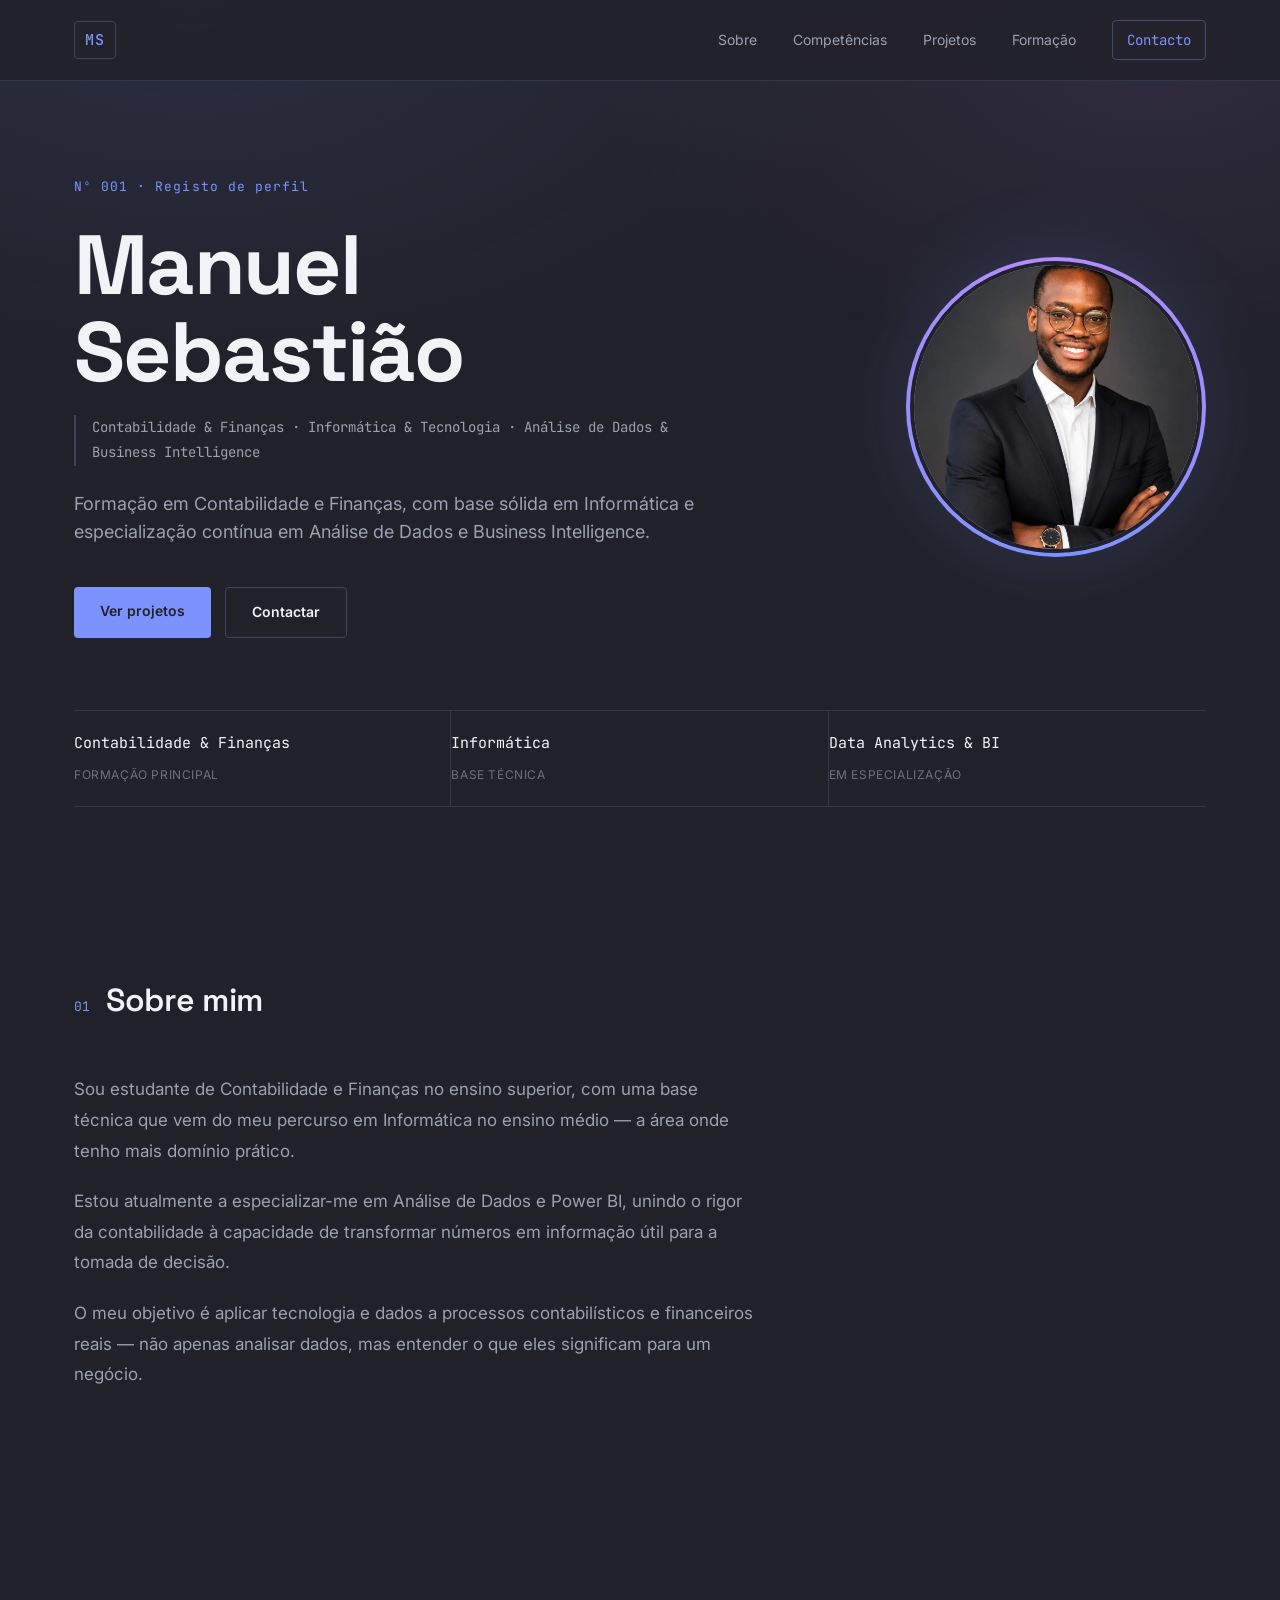
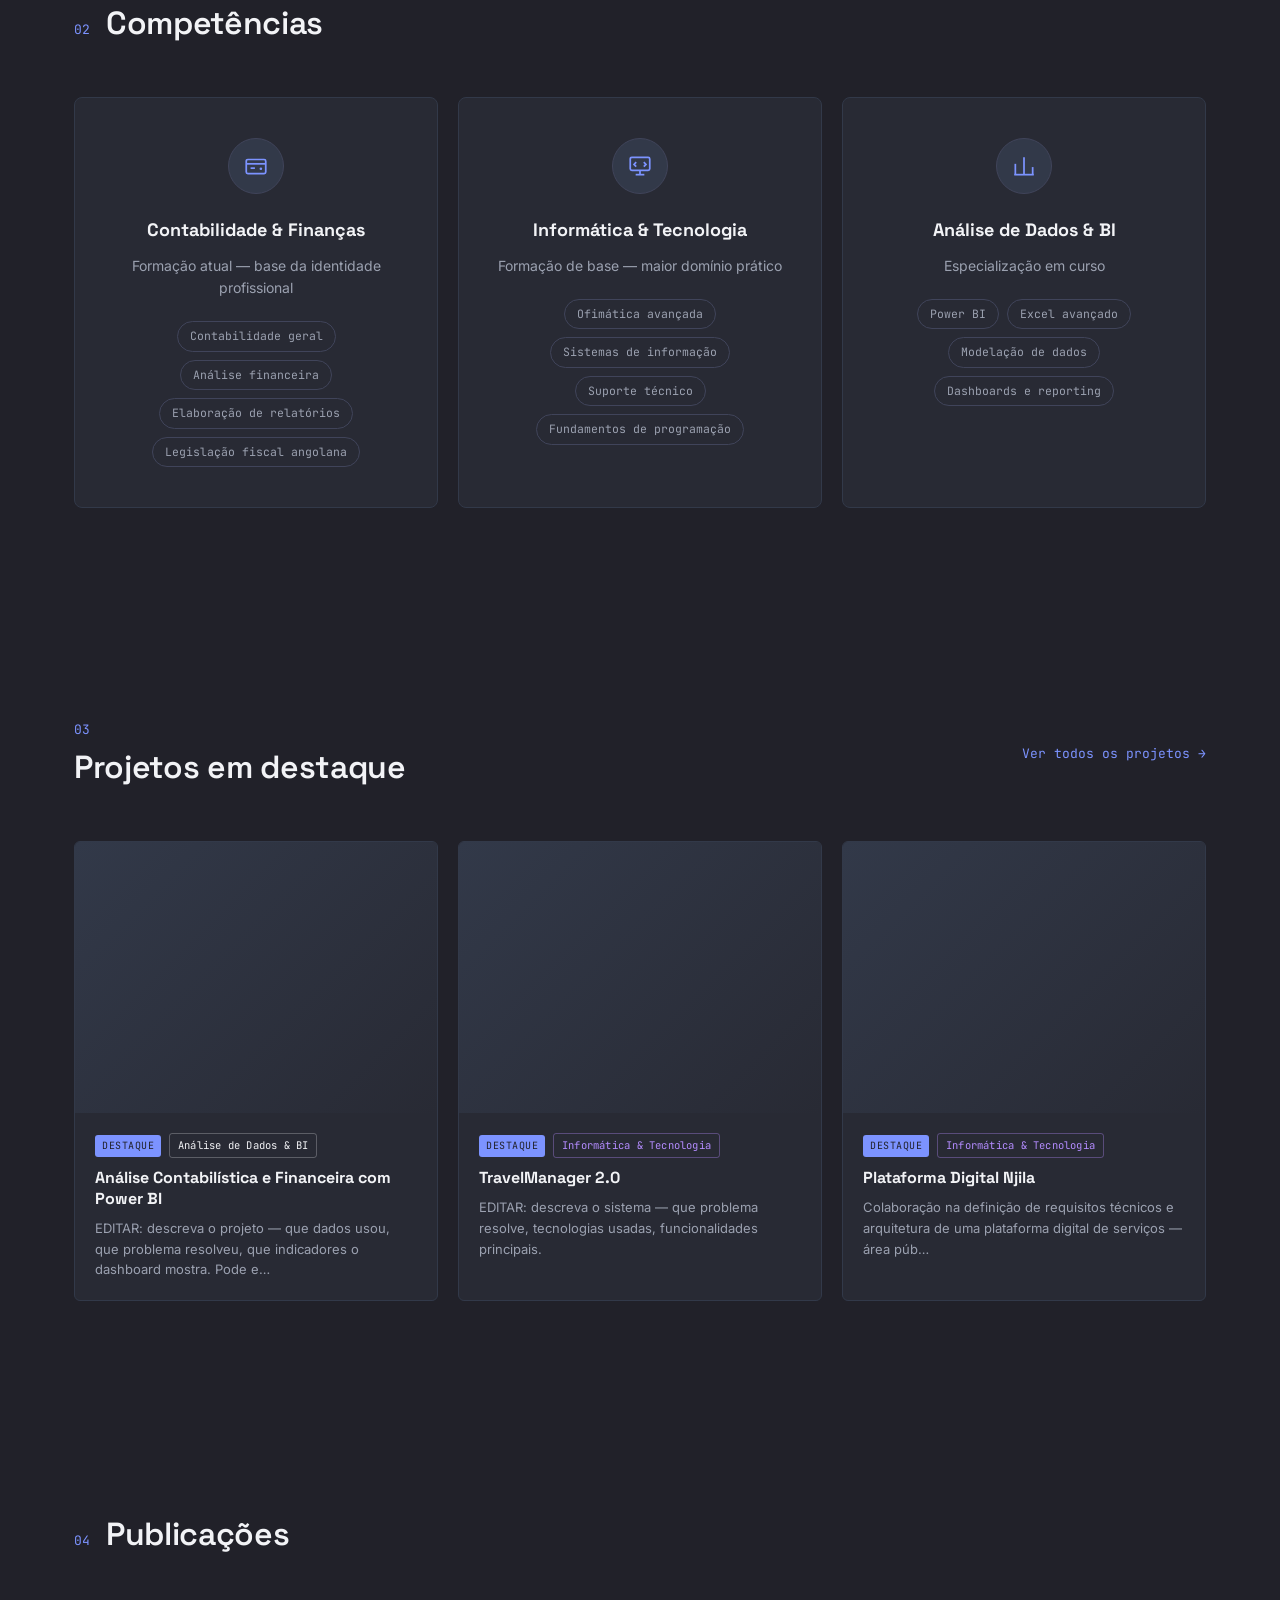
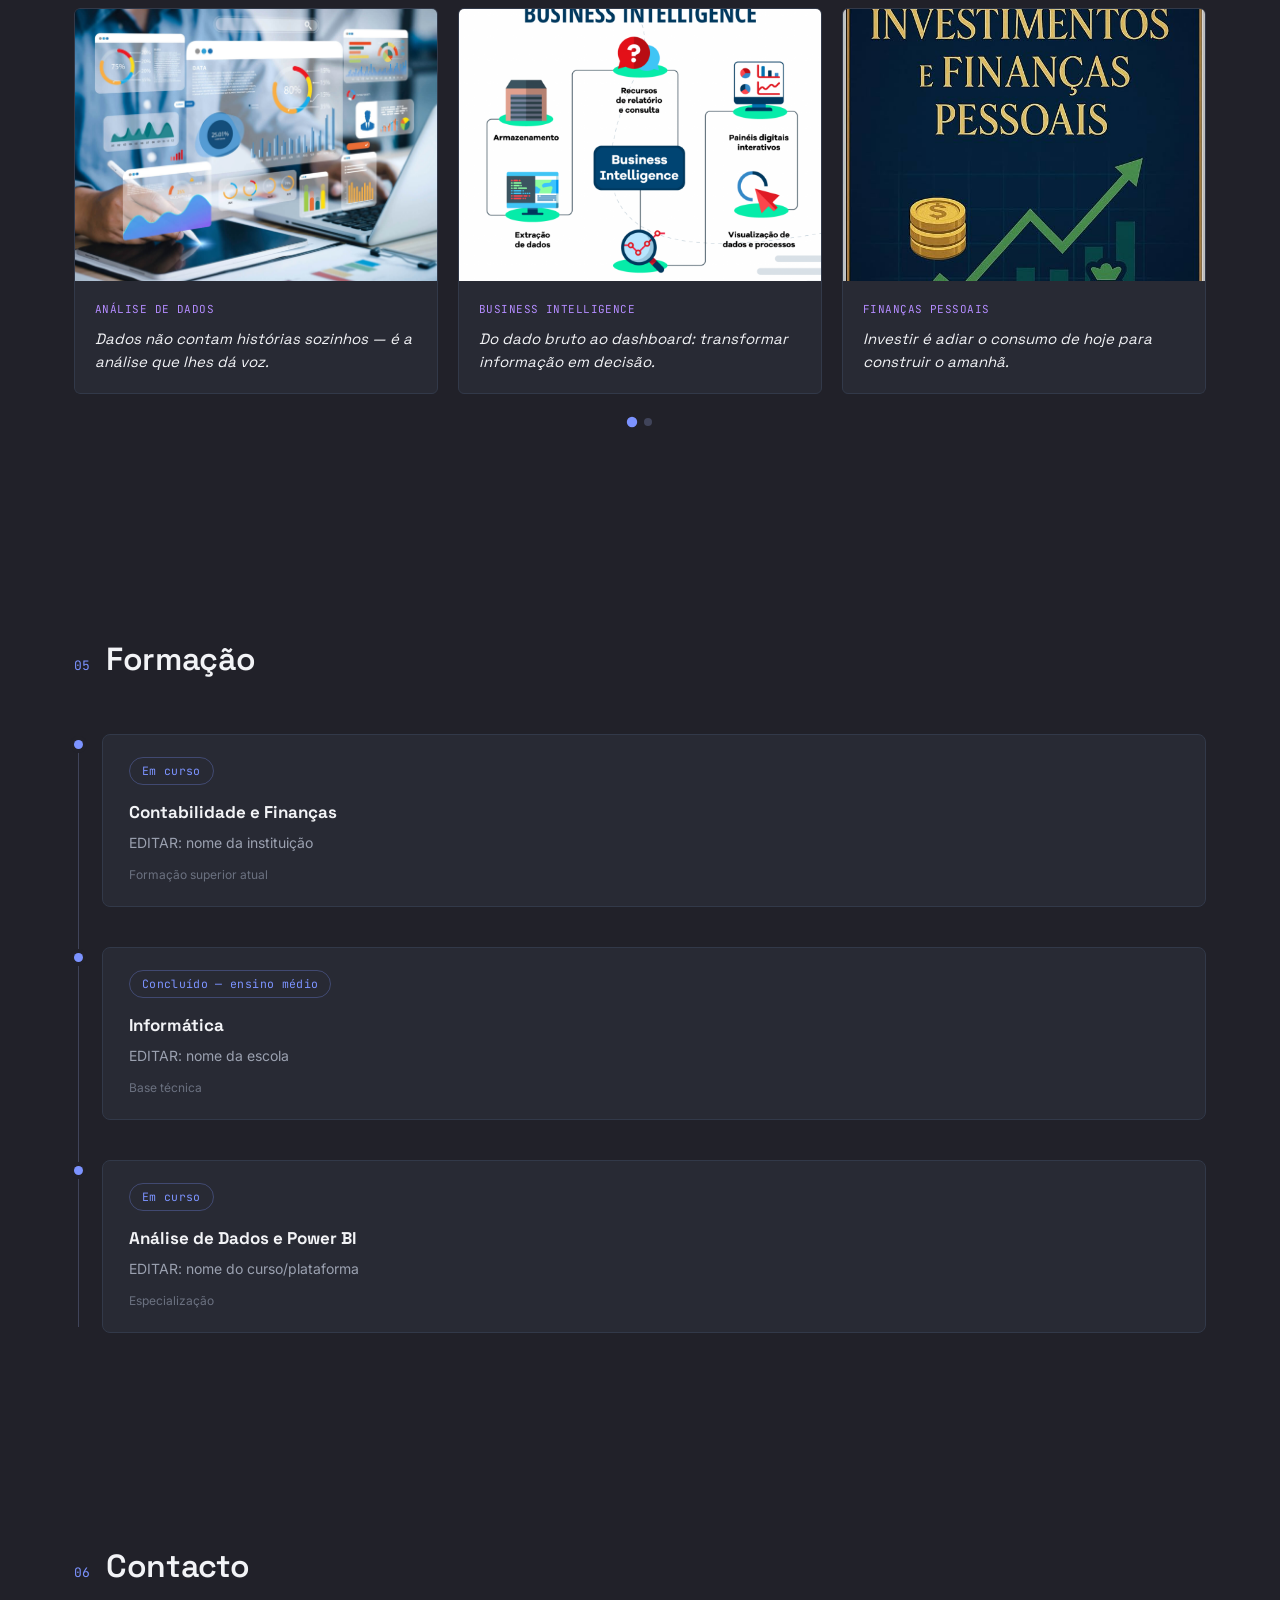
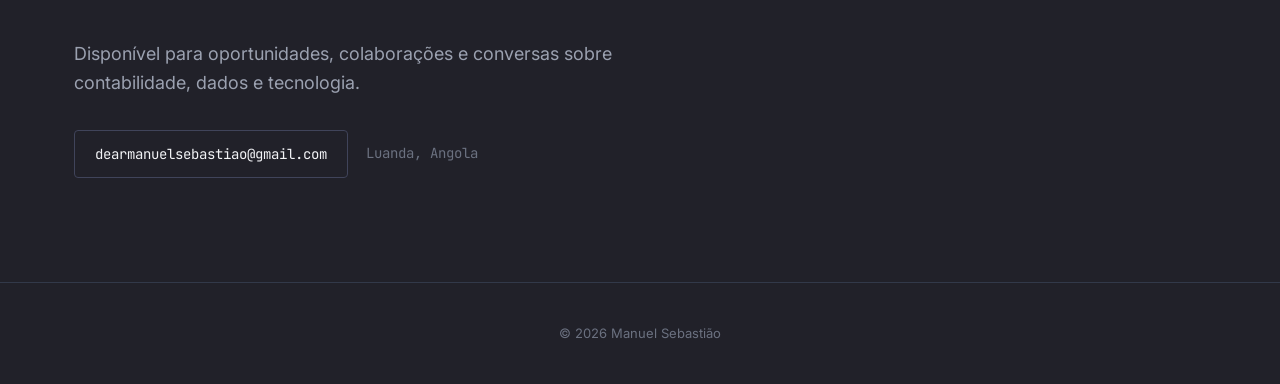
<file: index.html>
<!DOCTYPE html>
<html lang="pt">
<head>
<meta charset="UTF-8">
<meta name="viewport" content="width=device-width, initial-scale=1.0">
<title>Manuel Sebastião — Contabilidade, Tecnologia & Dados</title>
<meta name="description" content="Portefólio de Manuel Sebastião — Contabilidade & Finanças, Informática e Análise de Dados & Business Intelligence.">

<link rel="icon" href="assets/favicon.ico" sizes="any">
<link rel="icon" type="image/svg+xml" href="assets/favicon.svg">
<link rel="apple-touch-icon" href="assets/apple-touch-icon.png">

<meta property="og:type" content="website">
<meta property="og:url" content="https://portifolio-manuel-sebastiao.netlify.app/">
<meta property="og:site_name" content="Manuel Sebastião — Portefólio">
<meta property="og:title" content="Manuel Sebastião — Contabilidade, Tecnologia & Dados">
<meta property="og:description" content="Contabilidade & Finanças · Informática & Tecnologia · Análise de Dados & Business Intelligence.">
<meta property="og:image" content="https://portifolio-manuel-sebastiao.netlify.app/assets/og-image.png">
<meta property="og:image:width" content="1200">
<meta property="og:image:height" content="630">
<meta property="og:locale" content="pt_PT">
<meta name="twitter:card" content="summary_large_image">
<meta name="twitter:title" content="Manuel Sebastião — Contabilidade, Tecnologia & Dados">
<meta name="twitter:description" content="Contabilidade & Finanças · Informática & Tecnologia · Análise de Dados & Business Intelligence.">
<meta name="twitter:image" content="https://portifolio-manuel-sebastiao.netlify.app/assets/og-image.png">

<link rel="preconnect" href="https://fonts.googleapis.com">
<link rel="preconnect" href="https://fonts.gstatic.com" crossorigin>
<link href="https://fonts.googleapis.com/css2?family=Space+Grotesk:wght@400;500;600;700&family=Inter:wght@400;500;600&family=JetBrains+Mono:wght@400;500&display=swap" rel="stylesheet">
<link rel="stylesheet" href="styles.css">
</head>
<body>

<div class="ledger-bg" aria-hidden="true"></div>

<header class="nav" id="top">
  <div class="nav-inner">
    <a href="#top" class="nav-mark" id="nav-name">MS</a>
    <button class="nav-toggle" id="navToggle" aria-label="Abrir menu" aria-expanded="false">
      <span></span><span></span><span></span>
    </button>
    <nav class="nav-links" id="navLinks">
      <a href="#sobre">Sobre</a>
      <a href="#competencias">Competências</a>
      <a href="projetos.html">Projetos</a>
      <a href="#formacao">Formação</a>
      <a href="#contacto" class="nav-cta">Contacto</a>
    </nav>
  </div>
</header>

<main>

  <section class="hero" id="hero">
    <div class="hero-grid">
      <div class="hero-inner">
        <p class="eyebrow">Nº 001 · Registo de perfil</p>
        <h1 class="hero-name" id="heroName">—</h1>
        <p class="hero-tagline" id="heroTagline">—</p>
        <p class="hero-statement" id="heroStatement">—</p>
        <div class="hero-actions">
          <a href="projetos.html" class="btn btn-primary">Ver projetos</a>
          <a href="#contacto" class="btn btn-ghost">Contactar</a>
        </div>
      </div>
      <div class="hero-photo-wrap" id="heroPhotoWrap"></div>
    </div>
    <dl class="hero-stats" id="heroStats"></dl>
  </section>

  <section class="section" id="sobre">
    <div class="section-head">
      <span class="section-index">01</span>
      <h2>Sobre mim</h2>
    </div>
    <div class="about-body" id="aboutBody"></div>
  </section>

  <section class="section" id="competencias">
    <div class="section-head">
      <span class="section-index">02</span>
      <h2>Competências</h2>
    </div>
    <div class="skills-grid" id="skillsGrid"></div>
  </section>

  <section class="section" id="projetos-preview">
    <div class="section-head section-head-split">
      <div>
        <span class="section-index">03</span>
        <h2>Projetos em destaque</h2>
      </div>
      <a href="projetos.html" class="link-arrow">Ver todos os projetos →</a>
    </div>
    <div class="projects-grid" id="projectsPreviewGrid"></div>
  </section>

  <section class="section" id="publicacoes">
    <div class="section-head">
      <span class="section-index">04</span>
      <h2>Publicações</h2>
    </div>
    <div class="carousel" id="publicationsCarousel">
      <div class="carousel-track" id="carouselTrack"></div>
    </div>
    <div class="carousel-dots" id="carouselDots"></div>
  </section>

  <section class="section" id="equipa">
    <div class="section-head">
      <span class="section-index">05</span>
      <h2>Equipa</h2>
    </div>
    <div class="team-grid" id="teamGrid"></div>
  </section>

  <section class="section" id="formacao">
    <div class="section-head">
      <span class="section-index">05</span>
      <h2>Formação</h2>
    </div>
    <div class="education-ledger" id="educationLedger"></div>
  </section>

  <section class="section section-contact" id="contacto">
    <div class="section-head">
      <span class="section-index">06</span>
      <h2>Contacto</h2>
    </div>
    <div class="contact-body">
      <p class="contact-lead">Disponível para oportunidades, colaborações e conversas sobre contabilidade, dados e tecnologia.</p>
      <div class="contact-links" id="contactLinks"></div>
    </div>
  </section>

</main>

<footer class="footer">
  <p>© <span id="year"></span> <span id="footerName">Manuel Sebastião</span></p>
</footer>

<script src="script.js"></script>
<script>document.addEventListener('DOMContentLoaded', () => initHomePage());</script>
</body>
</html>
</file>
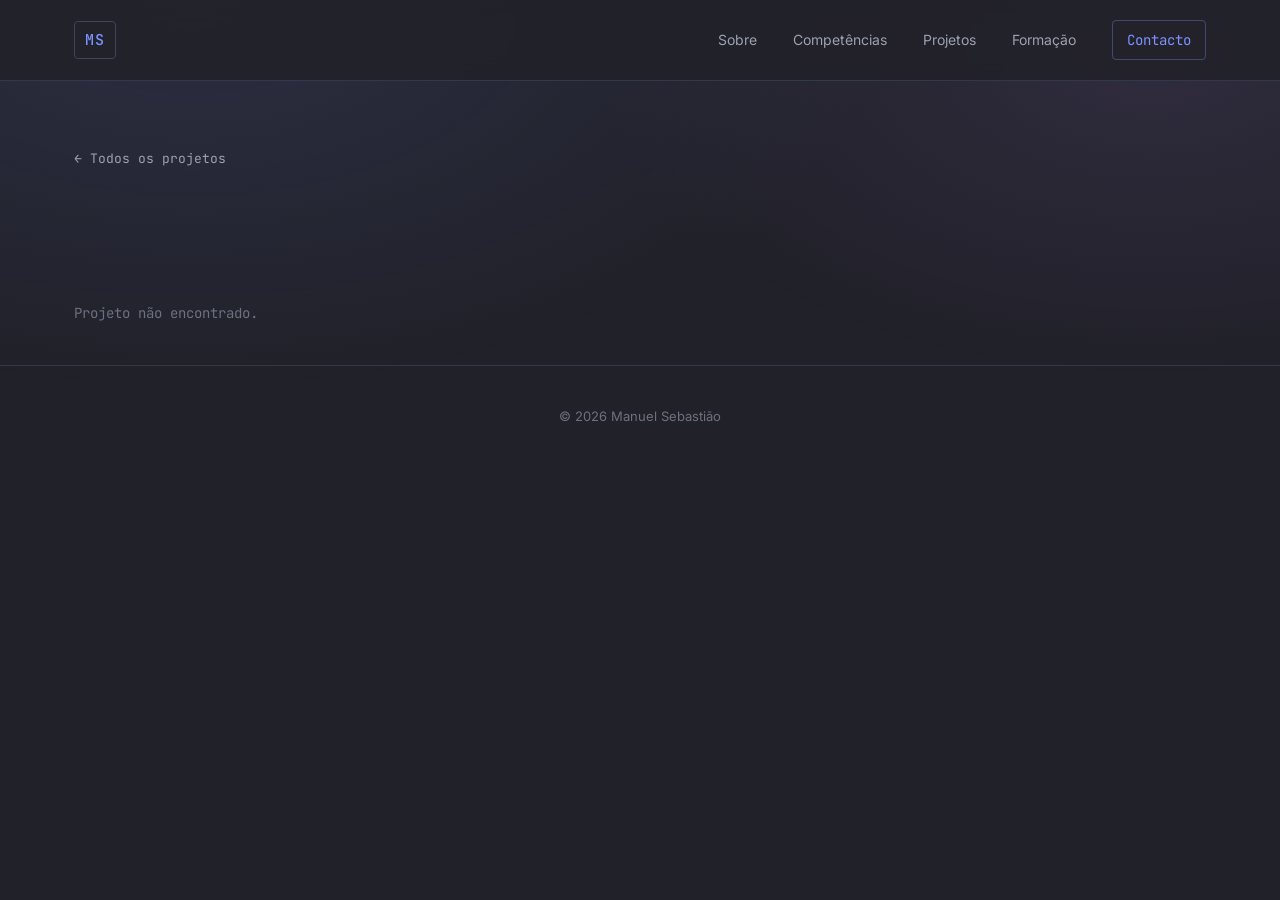
<file: projeto.html>
<!DOCTYPE html>
<html lang="pt">
<head>
<meta charset="UTF-8">
<meta name="viewport" content="width=device-width, initial-scale=1.0">
<title>Projeto — Manuel Sebastião</title>

<link rel="icon" href="assets/favicon.ico" sizes="any">
<link rel="icon" type="image/svg+xml" href="assets/favicon.svg">
<link rel="apple-touch-icon" href="assets/apple-touch-icon.png">

<meta property="og:type" content="website">
<meta property="og:site_name" content="Manuel Sebastião — Portefólio">
<meta property="og:title" content="Projeto — Manuel Sebastião">
<meta property="og:description" content="Contabilidade & Finanças · Informática & Tecnologia · Análise de Dados & Business Intelligence.">
<meta property="og:image" content="https://portifolio-manuel-sebastiao.netlify.app/assets/og-image.png">
<meta property="og:image:width" content="1200">
<meta property="og:image:height" content="630">
<meta name="twitter:card" content="summary_large_image">
<meta name="twitter:image" content="https://portifolio-manuel-sebastiao.netlify.app/assets/og-image.png">
<link rel="preconnect" href="https://fonts.googleapis.com">
<link rel="preconnect" href="https://fonts.gstatic.com" crossorigin>
<link href="https://fonts.googleapis.com/css2?family=Space+Grotesk:wght@400;500;600;700&family=Inter:wght@400;500;600&family=JetBrains+Mono:wght@400;500&display=swap" rel="stylesheet">
<link rel="stylesheet" href="styles.css">
</head>
<body>

<div class="ledger-bg" aria-hidden="true"></div>

<header class="nav" id="top">
  <div class="nav-inner">
    <a href="index.html" class="nav-mark" id="nav-name">MS</a>
    <button class="nav-toggle" id="navToggle" aria-label="Abrir menu" aria-expanded="false">
      <span></span><span></span><span></span>
    </button>
    <nav class="nav-links" id="navLinks">
      <a href="index.html#sobre">Sobre</a>
      <a href="index.html#competencias">Competências</a>
      <a href="projetos.html">Projetos</a>
      <a href="index.html#formacao">Formação</a>
      <a href="index.html#contacto" class="nav-cta">Contacto</a>
    </nav>
  </div>
</header>

<main id="detailRoot">
  <section class="page-header">
    <a href="projetos.html" class="back-link">← Todos os projetos</a>
  </section>
  <div id="detailContent"><p class="empty-note" style="padding: 0 24px;">A carregar…</p></div>
</main>

<footer class="footer">
  <p>© <span id="year"></span> <span id="footerName">Manuel Sebastião</span></p>
</footer>

<script src="script.js"></script>
<script>document.addEventListener('DOMContentLoaded', () => initProjectDetailPage());</script>
</body>
</html>
</file>
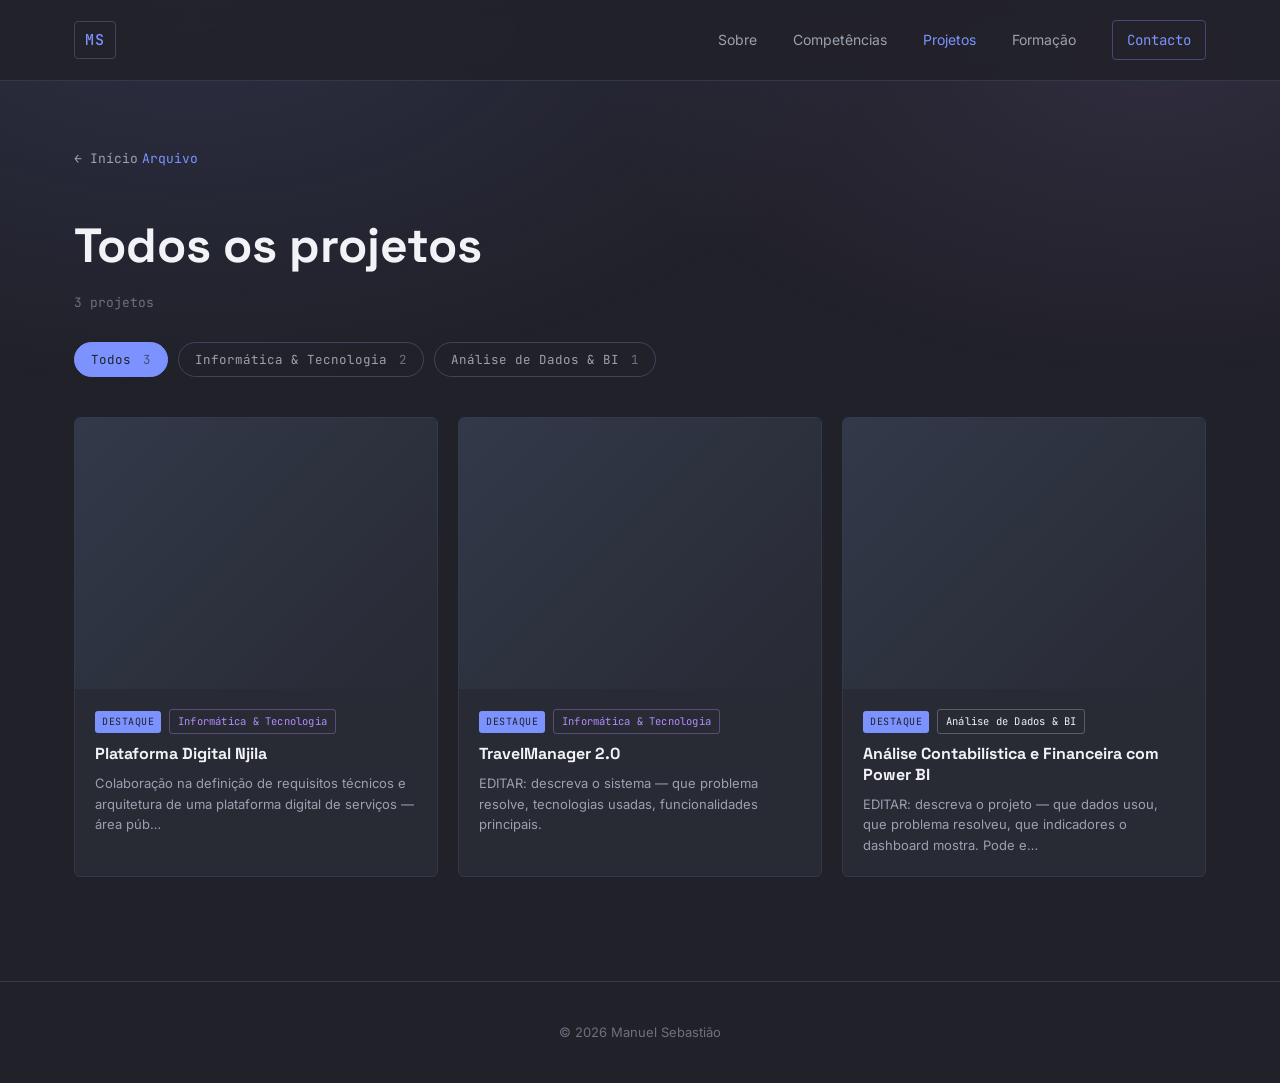
<file: projetos.html>
<!DOCTYPE html>
<html lang="pt">
<head>
<meta charset="UTF-8">
<meta name="viewport" content="width=device-width, initial-scale=1.0">
<title>Projetos — Manuel Sebastião</title>
<meta name="description" content="Todos os projetos de Manuel Sebastião — Contabilidade, Informática, Análise de Dados e Business Intelligence.">

<link rel="icon" href="assets/favicon.ico" sizes="any">
<link rel="icon" type="image/svg+xml" href="assets/favicon.svg">
<link rel="apple-touch-icon" href="assets/apple-touch-icon.png">

<meta property="og:type" content="website">
<meta property="og:url" content="https://portifolio-manuel-sebastiao.netlify.app/projetos.html">
<meta property="og:site_name" content="Manuel Sebastião — Portefólio">
<meta property="og:title" content="Projetos — Manuel Sebastião">
<meta property="og:description" content="Todos os projetos — Contabilidade, Informática, Análise de Dados e Business Intelligence.">
<meta property="og:image" content="https://portifolio-manuel-sebastiao.netlify.app/assets/og-image.png">
<meta property="og:image:width" content="1200">
<meta property="og:image:height" content="630">
<meta property="og:locale" content="pt_PT">
<meta name="twitter:card" content="summary_large_image">
<meta name="twitter:title" content="Projetos — Manuel Sebastião">
<meta name="twitter:image" content="https://portifolio-manuel-sebastiao.netlify.app/assets/og-image.png">
<link rel="preconnect" href="https://fonts.googleapis.com">
<link rel="preconnect" href="https://fonts.gstatic.com" crossorigin>
<link href="https://fonts.googleapis.com/css2?family=Space+Grotesk:wght@400;500;600;700&family=Inter:wght@400;500;600&family=JetBrains+Mono:wght@400;500&display=swap" rel="stylesheet">
<link rel="stylesheet" href="styles.css">
</head>
<body>

<div class="ledger-bg" aria-hidden="true"></div>

<header class="nav" id="top">
  <div class="nav-inner">
    <a href="index.html" class="nav-mark" id="nav-name">MS</a>
    <button class="nav-toggle" id="navToggle" aria-label="Abrir menu" aria-expanded="false">
      <span></span><span></span><span></span>
    </button>
    <nav class="nav-links" id="navLinks">
      <a href="index.html#sobre">Sobre</a>
      <a href="index.html#competencias">Competências</a>
      <a href="projetos.html" class="active">Projetos</a>
      <a href="index.html#formacao">Formação</a>
      <a href="index.html#contacto" class="nav-cta">Contacto</a>
    </nav>
  </div>
</header>

<main>

  <section class="page-header">
    <a href="index.html" class="back-link">← Início</a>
    <span class="section-index">Arquivo</span>
    <h1>Todos os projetos</h1>
    <p class="page-header-sub" id="projectsCount">—</p>
    <div class="category-filters" id="categoryFilters"></div>
  </section>

  <section class="section section-top-flush" id="projetos">
    <div class="projects-grid projects-grid-archive" id="projectsList"></div>
  </section>

</main>

<footer class="footer">
  <p>© <span id="year"></span> <span id="footerName">Manuel Sebastião</span></p>
</footer>

<script src="script.js"></script>
<script>document.addEventListener('DOMContentLoaded', () => initProjectsPage());</script>
</body>
</html>
</file>
<file: styles.css>
/* ============================================
   TOKENS
   ============================================ */
:root {
  --bg-base: #212129;
  --bg-surface: #282a34;
  --bg-surface-alt: #323949;
  --accent-cyan: #7C93FF;
  --accent-violet: #B48CFF;
  --text-primary: #F2F3F6;
  --text-secondary: #9BA1B0;
  --text-muted: #6B7180;
  --line: #323949;
  --line-strong: #40445a;

  --font-display: 'Space Grotesk', sans-serif;
  --font-body: 'Inter', sans-serif;
  --font-mono: 'JetBrains Mono', monospace;

  --max-width: 1180px;
  --radius: 4px;
}

* { box-sizing: border-box; margin: 0; padding: 0; }

html { scroll-behavior: smooth; }

@media (prefers-reduced-motion: reduce) {
  html { scroll-behavior: auto; }
  * { animation-duration: 0.01ms !important; animation-iteration-count: 1 !important; transition-duration: 0.01ms !important; }
}

body {
  background: var(--bg-base);
  color: var(--text-primary);
  font-family: var(--font-body);
  font-size: 16px;
  line-height: 1.6;
  -webkit-font-smoothing: antialiased;
}

a { color: inherit; text-decoration: none; }

:focus-visible {
  outline: 2px solid var(--accent-cyan);
  outline-offset: 3px;
}

/* ============================================
   BACKGROUND — glow subtil, sem linhas
   ============================================ */
.ledger-bg {
  position: fixed;
  inset: 0;
  z-index: -1;
}

.ledger-bg::before {
  content: "";
  position: absolute;
  top: 0; left: 0; right: 0;
  height: 560px;
  background: radial-gradient(ellipse 1000px 560px at 15% 0%, rgba(124, 147, 255, 0.12), transparent 70%),
              radial-gradient(ellipse 800px 460px at 90% 10%, rgba(180, 140, 255, 0.10), transparent 70%);
}

/* ============================================
   NAV
   ============================================ */
.nav {
  position: sticky;
  top: 0;
  z-index: 50;
  background: rgba(33, 33, 41, 0.85);
  backdrop-filter: blur(10px);
  border-bottom: 1px solid var(--line);
}

.nav-inner {
  max-width: var(--max-width);
  margin: 0 auto;
  padding: 20px 24px;
  display: flex;
  align-items: center;
  justify-content: space-between;
}

.nav-mark {
  font-family: var(--font-mono);
  font-weight: 500;
  font-size: 15px;
  letter-spacing: 0.05em;
  color: var(--accent-cyan);
  border: 1px solid var(--line-strong);
  border-radius: var(--radius);
  padding: 6px 10px;
}

.nav-links {
  display: flex;
  align-items: center;
  gap: 36px;
}

.nav-links a {
  font-size: 14px;
  color: var(--text-secondary);
  transition: color 0.15s ease;
}

.nav-links a:hover { color: var(--text-primary); }
.nav-links a.active { color: var(--accent-cyan); }

.nav-cta {
  color: var(--accent-cyan) !important;
  font-family: var(--font-mono);
  font-size: 13px;
  border: 1px solid rgba(124, 147, 255, 0.35);
  border-radius: var(--radius);
  padding: 8px 14px;
}

.nav-cta:hover { background: rgba(124, 147, 255, 0.08); }

.nav-toggle {
  display: none;
  flex-direction: column;
  gap: 5px;
  background: none;
  border: none;
  cursor: pointer;
  padding: 6px;
}

.nav-toggle span {
  width: 22px;
  height: 2px;
  background: var(--text-primary);
  display: block;
}

/* ============================================
   HERO
   ============================================ */
.hero {
  max-width: var(--max-width);
  margin: 0 auto;
  padding: 96px 24px 64px;
}

.hero-grid {
  display: grid;
  grid-template-columns: 1fr auto;
  gap: 48px;
  align-items: center;
}

.hero-inner { max-width: 640px; }

.hero-photo-wrap { display: flex; justify-content: center; }

.hero-photo {
  width: 300px;
  height: 300px;
  border-radius: 50%;
  padding: 4px;
  background: conic-gradient(from 180deg, var(--accent-cyan), var(--accent-violet), var(--accent-cyan));
  box-shadow: 0 0 80px rgba(124, 147, 255, 0.18);
}

.hero-photo img {
  width: 100%;
  height: 100%;
  object-fit: cover;
  border-radius: 50%;
  border: 4px solid var(--bg-base);
  display: block;
}

.eyebrow {
  font-family: var(--font-mono);
  font-size: 13px;
  color: var(--accent-cyan);
  letter-spacing: 0.08em;
  margin-bottom: 24px;
}

.hero-name {
  font-family: var(--font-display);
  font-weight: 700;
  font-size: clamp(2.75rem, 7vw, 5.25rem);
  line-height: 1.03;
  letter-spacing: -0.02em;
  margin-bottom: 20px;
}

.hero-tagline {
  font-family: var(--font-mono);
  font-size: 14px;
  color: var(--text-secondary);
  line-height: 1.8;
  margin-bottom: 24px;
  border-left: 2px solid var(--line-strong);
  padding-left: 16px;
}

.hero-statement {
  font-size: 18px;
  color: var(--text-secondary);
  max-width: 620px;
  margin-bottom: 40px;
}

.hero-actions {
  display: flex;
  gap: 14px;
  flex-wrap: wrap;
}

.btn {
  font-family: var(--font-body);
  font-weight: 600;
  font-size: 14px;
  padding: 13px 26px;
  border-radius: var(--radius);
  transition: all 0.15s ease;
  display: inline-block;
}

.btn-primary {
  background: var(--accent-cyan);
  color: var(--bg-base);
}

.btn-primary:hover { background: #4de0f5; }

.btn-ghost {
  border: 1px solid var(--line-strong);
  color: var(--text-primary);
}

.btn-ghost:hover { border-color: var(--accent-cyan); color: var(--accent-cyan); }

.hero-stats {
  margin-top: 72px;
  display: grid;
  grid-template-columns: repeat(3, 1fr);
  border-top: 1px solid var(--line);
  border-bottom: 1px solid var(--line);
}

.hero-stats div {
  padding: 20px 4px 20px 0;
  border-right: 1px solid var(--line);
}

.hero-stats div:last-child { border-right: none; }

.stat-value {
  font-family: var(--font-mono);
  font-size: 15px;
  color: var(--text-primary);
  display: block;
  margin-bottom: 6px;
}

.stat-label {
  font-size: 12px;
  color: var(--text-muted);
  text-transform: uppercase;
  letter-spacing: 0.05em;
}

/* ============================================
   SECTIONS (shared)
   ============================================ */
.section {
  max-width: var(--max-width);
  margin: 0 auto;
  padding: 104px 24px;
}

.section-head {
  display: flex;
  align-items: baseline;
  gap: 16px;
  margin-bottom: 48px;
}

.section-head-split {
  justify-content: space-between;
  align-items: center;
  flex-wrap: wrap;
  gap: 16px;
}

.link-arrow {
  font-family: var(--font-mono);
  font-size: 13px;
  color: var(--accent-cyan);
  white-space: nowrap;
  transition: opacity 0.15s ease;
}

.link-arrow:hover { opacity: 0.7; }

.empty-note {
  color: var(--text-muted);
  font-size: 14px;
  font-family: var(--font-mono);
}

.section-index {
  font-family: var(--font-mono);
  font-size: 13px;
  color: var(--accent-cyan);
}

.section-head h2 {
  font-family: var(--font-display);
  font-weight: 600;
  font-size: 32px;
  letter-spacing: -0.01em;
}

/* ============================================
   ABOUT
   ============================================ */
.about-body {
  max-width: 680px;
  display: flex;
  flex-direction: column;
  gap: 20px;
}

.about-body p {
  font-size: 17px;
  color: var(--text-secondary);
  line-height: 1.8;
}

/* ============================================
   SKILLS — estilo "especialidade": ícone + pills
   ============================================ */
.skills-grid {
  display: grid;
  grid-template-columns: repeat(3, 1fr);
  gap: 20px;
}

.skill-card {
  background: var(--bg-surface);
  border: 1px solid var(--line);
  border-radius: 8px;
  padding: 40px 32px;
  text-align: center;
  transition: border-color 0.2s ease, transform 0.2s ease;
}

.skill-card:hover {
  border-color: var(--line-strong);
  transform: translateY(-3px);
}

.skill-icon {
  width: 56px;
  height: 56px;
  border-radius: 50%;
  background: var(--bg-surface-alt);
  border: 1px solid var(--line-strong);
  display: flex;
  align-items: center;
  justify-content: center;
  margin: 0 auto 22px;
  color: var(--accent-cyan);
}

.skill-icon svg { width: 26px; height: 26px; }

.skill-card h3 {
  font-family: var(--font-display);
  font-size: 18px;
  margin-bottom: 10px;
}

.skill-note {
  font-size: 14px;
  color: var(--text-secondary);
  line-height: 1.6;
  margin-bottom: 22px;
}

.skill-pills {
  display: flex;
  flex-wrap: wrap;
  justify-content: center;
  gap: 8px;
}

.skill-pills span {
  font-family: var(--font-mono);
  font-size: 11.5px;
  color: var(--text-secondary);
  border: 1px solid var(--line-strong);
  border-radius: 100px;
  padding: 5px 12px;
}

/* ============================================
   PROJECTS PREVIEW (Home) — cartões compactos
   ============================================ */
.projects-grid {
  display: grid;
  grid-template-columns: repeat(3, 1fr);
  gap: 20px;
}

.project-card-compact {
  display: block;
  background: var(--bg-surface);
  border: 1px solid var(--line);
  border-radius: 6px;
  overflow: hidden;
  transition: border-color 0.15s ease, transform 0.15s ease;
}

.project-card-compact:hover {
  border-color: rgba(124, 147, 255, 0.4);
  transform: translateY(-2px);
}

.compact-media {
  aspect-ratio: 4 / 3;
  background: var(--bg-surface-alt);
  overflow: hidden;
}

.compact-media img { width: 100%; height: 100%; object-fit: cover; display: block; }

.compact-media-empty {
  background: linear-gradient(135deg, var(--bg-surface-alt), var(--bg-surface));
}

.compact-body { padding: 20px; }

.compact-meta {
  display: flex;
  align-items: center;
  gap: 8px;
  flex-wrap: wrap;
  margin-bottom: 10px;
}

.compact-body h3 {
  font-family: var(--font-display);
  font-size: 16px;
  margin-bottom: 8px;
  line-height: 1.3;
}

.compact-summary {
  font-size: 13px;
  color: var(--text-secondary);
  line-height: 1.6;
}

.featured-badge {
  font-family: var(--font-mono);
  font-size: 10px;
  letter-spacing: 0.05em;
  text-transform: uppercase;
  color: var(--bg-base);
  background: var(--accent-cyan);
  border-radius: 3px;
  padding: 3px 7px;
}

.category-pill {
  font-family: var(--font-mono);
  font-size: 10.5px;
  letter-spacing: 0.02em;
  border-radius: 3px;
  padding: 3px 8px;
  border: 1px solid var(--line-strong);
  color: var(--text-secondary);
}

.category-pill.cat-contabilidade { border-color: rgba(124, 147, 255, 0.35); color: var(--accent-cyan); }
.category-pill.cat-informatica { border-color: rgba(180, 140, 255, 0.35); color: var(--accent-violet); }
.category-pill.cat-dados { border-color: rgba(245, 247, 250, 0.25); color: var(--text-primary); }

/* ============================================
   EQUIPA (secção opcional)
   ============================================ */
.team-grid {
  display: grid;
  grid-template-columns: repeat(auto-fill, minmax(180px, 1fr));
  gap: 28px;
}

.team-card {
  text-align: center;
}

.team-photo {
  width: 96px;
  height: 96px;
  border-radius: 50%;
  background: var(--bg-surface-alt);
  margin: 0 auto 16px;
  overflow: hidden;
  border: 1px solid var(--line-strong);
}

.team-photo img { width: 100%; height: 100%; object-fit: cover; display: block; }

.team-card h3 {
  font-family: var(--font-display);
  font-size: 15px;
  margin-bottom: 4px;
}

.team-role {
  font-family: var(--font-mono);
  font-size: 12px;
  color: var(--text-secondary);
}

/* ============================================
   CARROSSEL DE PUBLICAÇÕES
   ============================================ */
.carousel {
  overflow: hidden;
  border-radius: 6px;
}

.carousel-track {
  display: flex;
  transition: transform 0.6s cubic-bezier(0.4, 0, 0.2, 1);
}

.carousel-page {
  min-width: 100%;
  display: grid;
  grid-template-columns: repeat(3, 1fr);
  gap: 20px;
}

.publication-card {
  background: var(--bg-surface);
  border: 1px solid var(--line);
  border-radius: 6px;
  overflow: hidden;
}

.publication-media {
  aspect-ratio: 4 / 3;
  overflow: hidden;
  background: var(--bg-surface-alt);
}

.publication-media img { width: 100%; height: 100%; object-fit: cover; display: block; }

.publication-body { padding: 20px; }

.publication-theme {
  display: block;
  font-family: var(--font-mono);
  font-size: 11px;
  letter-spacing: 0.04em;
  text-transform: uppercase;
  color: var(--accent-violet);
  margin-bottom: 10px;
}

.publication-text {
  font-family: var(--font-display);
  font-size: 15px;
  line-height: 1.5;
  color: var(--text-primary);
  font-style: italic;
}

.carousel-dots {
  display: flex;
  justify-content: center;
  gap: 8px;
  margin-top: 24px;
}

.carousel-dot {
  width: 8px;
  height: 8px;
  border-radius: 50%;
  background: var(--line-strong);
  border: none;
  padding: 0;
  cursor: pointer;
  transition: background 0.2s ease, transform 0.2s ease;
}

.carousel-dot.active {
  background: var(--accent-cyan);
  transform: scale(1.3);
}

/* ============================================
   PÁGINA PROJETOS — cabeçalho + filtros + grupos
   ============================================ */
.page-header {
  max-width: var(--max-width);
  margin: 0 auto;
  padding: 64px 24px 40px;
}

.back-link {
  display: inline-block;
  font-family: var(--font-mono);
  font-size: 13px;
  color: var(--text-secondary);
  margin-bottom: 28px;
}

.back-link:hover { color: var(--accent-cyan); }

.page-header h1 {
  font-family: var(--font-display);
  font-weight: 700;
  font-size: clamp(2rem, 4.5vw, 3rem);
  margin: 10px 0 8px;
}

.page-header-sub {
  font-family: var(--font-mono);
  font-size: 13px;
  color: var(--text-muted);
  margin-bottom: 28px;
}

.category-filters {
  display: flex;
  flex-wrap: wrap;
  gap: 10px;
}

.filter-chip {
  font-family: var(--font-mono);
  font-size: 12.5px;
  color: var(--text-secondary);
  background: transparent;
  border: 1px solid var(--line-strong);
  border-radius: 100px;
  padding: 8px 16px;
  cursor: pointer;
  transition: all 0.15s ease;
}

.filter-chip:hover { border-color: var(--accent-cyan); color: var(--accent-cyan); }
.filter-chip span { color: var(--text-muted); margin-left: 4px; }

.filter-chip.active {
  background: var(--accent-cyan);
  border-color: var(--accent-cyan);
  color: var(--bg-base);
}

.filter-chip.active span { color: rgba(33, 33, 41, 0.6); }

.section-top-flush { padding-top: 0; border-top: none; }

.projects-grid-archive {
  grid-template-columns: repeat(3, 1fr);
}

/* ============================================
   REVEAL ANIMATION — entrada subtil ao aparecer
   ============================================ */
.reveal-item {
  opacity: 0;
  transform: translateY(14px);
  transition: opacity 0.5s ease, transform 0.5s ease;
}

.reveal-item.revealed {
  opacity: 1;
  transform: translateY(0);
}

@media (prefers-reduced-motion: reduce) {
  .reveal-item { opacity: 1; transform: none; transition: none; }
}

/* ============================================
   PÁGINA DE DETALHE DE PROJETO
   ============================================ */
.detail-header {
  max-width: var(--max-width);
  margin: 0 auto;
  padding: 8px 24px 32px;
}

.detail-header h1 {
  font-family: var(--font-display);
  font-weight: 700;
  font-size: clamp(1.75rem, 4vw, 2.75rem);
  margin: 14px 0 8px;
  line-height: 1.15;
}

.detail-tag {
  font-family: var(--font-mono);
  font-size: 14px;
  color: var(--text-secondary);
}

.detail-media {
  max-width: var(--max-width);
  margin: 0 auto;
  padding: 0 24px 48px;
}

.project-media-large {
  aspect-ratio: 16 / 9;
}

.detail-body {
  max-width: var(--max-width);
  margin: 0 auto;
  padding: 0 24px 96px;
  display: grid;
  grid-template-columns: 1fr 280px;
  gap: 56px;
  border-top: 1px solid var(--line);
  padding-top: 48px;
}

.detail-desc {
  font-size: 16px;
  color: var(--text-secondary);
  line-height: 1.8;
}

.detail-desc p { margin-bottom: 16px; }
.detail-desc strong { color: var(--text-primary); }
.detail-desc ul { list-style: disc; padding-left: 20px; margin-bottom: 16px; }

.detail-side {
  display: flex;
  flex-direction: column;
  gap: 28px;
}

.detail-side-block h4 {
  font-family: var(--font-mono);
  font-size: 12px;
  text-transform: uppercase;
  letter-spacing: 0.05em;
  color: var(--text-muted);
  margin-bottom: 12px;
}

.detail-side-block .project-flow { flex-direction: column; align-items: flex-start; gap: 6px; }
.detail-side-block .project-flow .arrow { display: none; }

.detail-link-btn { text-align: center; }
.projects-list {
  display: flex;
  flex-direction: column;
  gap: 1px;
  background: var(--line);
  border: 1px solid var(--line);
}

.project-card {
  background: var(--bg-surface);
  padding: 36px 32px;
  display: grid;
  grid-template-columns: 1fr 1.4fr;
  gap: 32px;
}

.project-tag {
  font-family: var(--font-mono);
  font-size: 12px;
  color: var(--accent-violet);
  letter-spacing: 0.03em;
  margin-bottom: 10px;
  display: block;
}

.project-card h3 {
  font-family: var(--font-display);
  font-size: 21px;
  margin-bottom: 12px;
}

.project-desc {
  font-size: 14.5px;
  color: var(--text-secondary);
  margin-bottom: 20px;
  line-height: 1.7;
}

.project-flow {
  display: flex;
  flex-wrap: wrap;
  align-items: center;
  gap: 8px;
  margin-bottom: 20px;
  font-family: var(--font-mono);
  font-size: 12px;
  color: var(--text-muted);
}

.project-flow .arrow { color: var(--accent-cyan); }

.project-tools {
  display: flex;
  flex-wrap: wrap;
  gap: 8px;
}

.project-tools span {
  font-family: var(--font-mono);
  font-size: 11px;
  color: var(--text-secondary);
  border: 1px solid var(--line-strong);
  border-radius: var(--radius);
  padding: 4px 9px;
}

.project-media {
  margin-top: 18px;
  border: 1px solid var(--line-strong);
  border-radius: var(--radius);
  overflow: hidden;
  background: var(--bg-surface-alt);
  aspect-ratio: 16 / 10;
}

.project-media img,
.project-media video {
  width: 100%;
  height: 100%;
  object-fit: cover;
  display: block;
}

.project-media iframe {
  width: 100%;
  height: 100%;
  border: none;
  display: block;
}

.project-desc p { margin-bottom: 14px; }
.project-desc p:last-child { margin-bottom: 0; }
.project-desc ul { list-style: disc; padding-left: 20px; margin-bottom: 14px; }
.project-desc li { margin-bottom: 6px; }
.project-desc strong { color: var(--text-primary); font-weight: 600; }

/* ============================================
   EDUCATION / EXPERIENCE — TIMELINE VERTICAL
   Pensada para crescer com muitas entradas ao
   longo do tempo, sem perder legibilidade.
   ============================================ */
.timeline {
  position: relative;
  padding-left: 28px;
}

.timeline::before {
  content: "";
  position: absolute;
  left: 4px;
  top: 6px;
  bottom: 6px;
  width: 1px;
  background: var(--line-strong);
}

.timeline-item {
  position: relative;
  padding-bottom: 40px;
}

.timeline-item:last-child { padding-bottom: 0; }

.timeline-dot {
  position: absolute;
  left: -28px;
  top: 6px;
  width: 9px;
  height: 9px;
  border-radius: 50%;
  background: var(--accent-cyan);
  box-shadow: 0 0 0 4px var(--bg-base);
}

.timeline-card {
  background: var(--bg-surface);
  border: 1px solid var(--line);
  border-radius: 8px;
  padding: 22px 26px;
}

.timeline-period {
  font-family: var(--font-mono);
  font-size: 11.5px;
  letter-spacing: 0.03em;
  color: var(--accent-cyan);
  border: 1px solid rgba(124, 147, 255, 0.3);
  border-radius: 100px;
  padding: 4px 12px;
  display: inline-block;
  margin-bottom: 14px;
}

.timeline-card h3 {
  font-family: var(--font-display);
  font-size: 17px;
  margin-bottom: 6px;
}

.timeline-institution {
  font-size: 14px;
  color: var(--text-secondary);
}

.timeline-note {
  display: block;
  font-size: 12px;
  color: var(--text-muted);
  margin-top: 10px;
}

/* ============================================
   CONTACT
   ============================================ */
.contact-lead {
  font-size: 18px;
  color: var(--text-secondary);
  max-width: 560px;
  margin-bottom: 32px;
}

.contact-links {
  display: flex;
  flex-wrap: wrap;
  gap: 14px;
}

.contact-links a {
  font-family: var(--font-mono);
  font-size: 14px;
  border: 1px solid var(--line-strong);
  border-radius: var(--radius);
  padding: 12px 20px;
  transition: all 0.15s ease;
}

.contact-links a:hover { border-color: var(--accent-cyan); color: var(--accent-cyan); }

/* ============================================
   FOOTER
   ============================================ */
.footer {
  text-align: center;
  padding: 40px 24px;
  border-top: 1px solid var(--line);
  font-size: 13px;
  color: var(--text-muted);
}

/* ============================================
   RESPONSIVE
   ============================================ */
@media (max-width: 860px) {
  .skills-grid { grid-template-columns: 1fr; }
  .project-card { grid-template-columns: 1fr; }
  .projects-grid-archive { grid-template-columns: repeat(2, 1fr); }
  .hero-stats { grid-template-columns: 1fr; }
  .hero-stats div { border-right: none; border-bottom: 1px solid var(--line); }
  .hero-stats div:last-child { border-bottom: none; }
  .hero-grid { grid-template-columns: 1fr; text-align: center; }
  .hero-inner { max-width: none; }
  .hero-tagline { text-align: left; }
  .hero-photo-wrap { order: -1; }
  .hero-photo { width: 220px; height: 220px; }
  .projects-grid { grid-template-columns: 1fr; }
  .projects-grid-archive { grid-template-columns: 1fr; }
  .detail-body { grid-template-columns: 1fr; gap: 32px; }
  .carousel-page { grid-template-columns: repeat(2, 1fr); }
}

@media (max-width: 720px) {
  .nav-toggle { display: flex; }
  .carousel-page { grid-template-columns: 1fr; }
  .nav-links {
    position: absolute;
    top: 100%; left: 0; right: 0;
    background: var(--bg-surface);
    border-bottom: 1px solid var(--line);
    flex-direction: column;
    align-items: flex-start;
    gap: 0;
    padding: 8px 24px 20px;
    display: none;
  }
  .nav-links.open { display: flex; }
  .nav-links a { width: 100%; padding: 14px 0; border-bottom: 1px solid var(--line); }
  .nav-cta { margin-top: 8px; text-align: center; }
  .timeline { padding-left: 22px; }
  .timeline-dot { left: -22px; }
  .timeline-card { padding: 18px 20px; }
}
</file>
